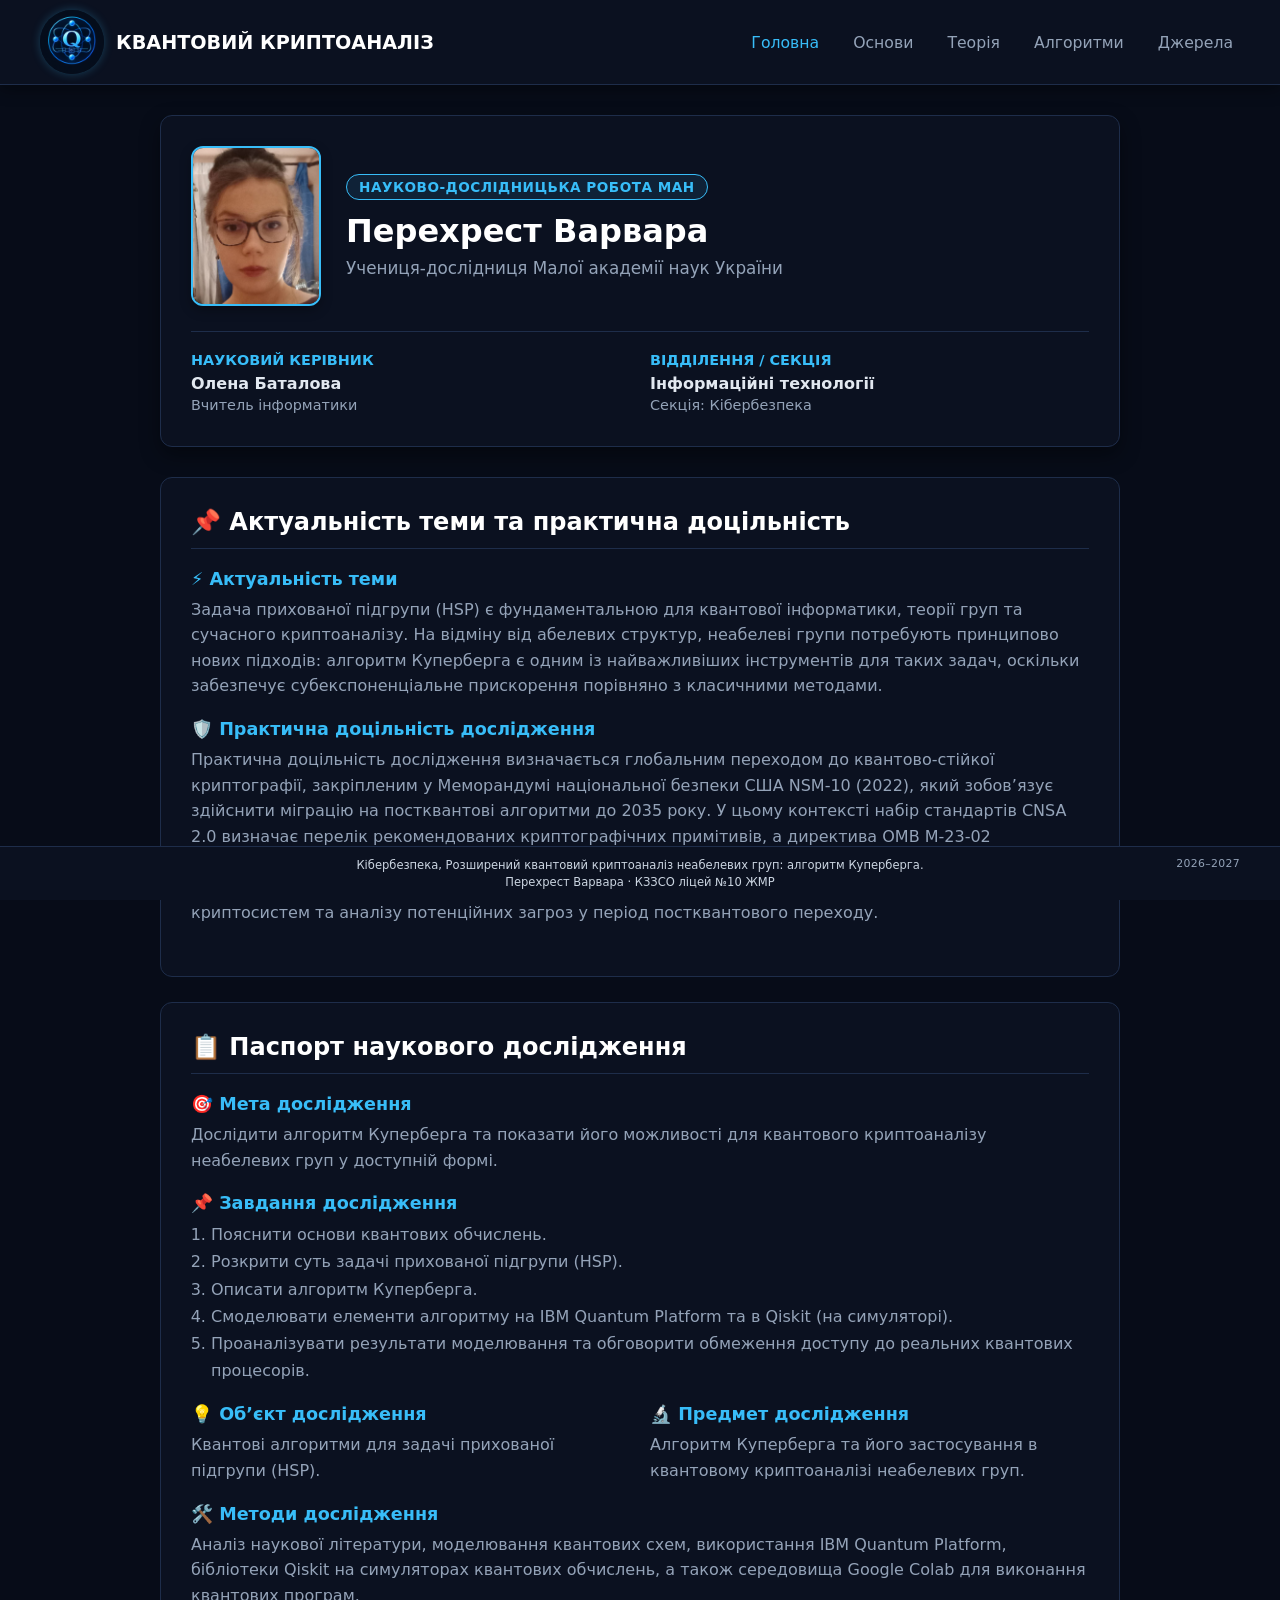
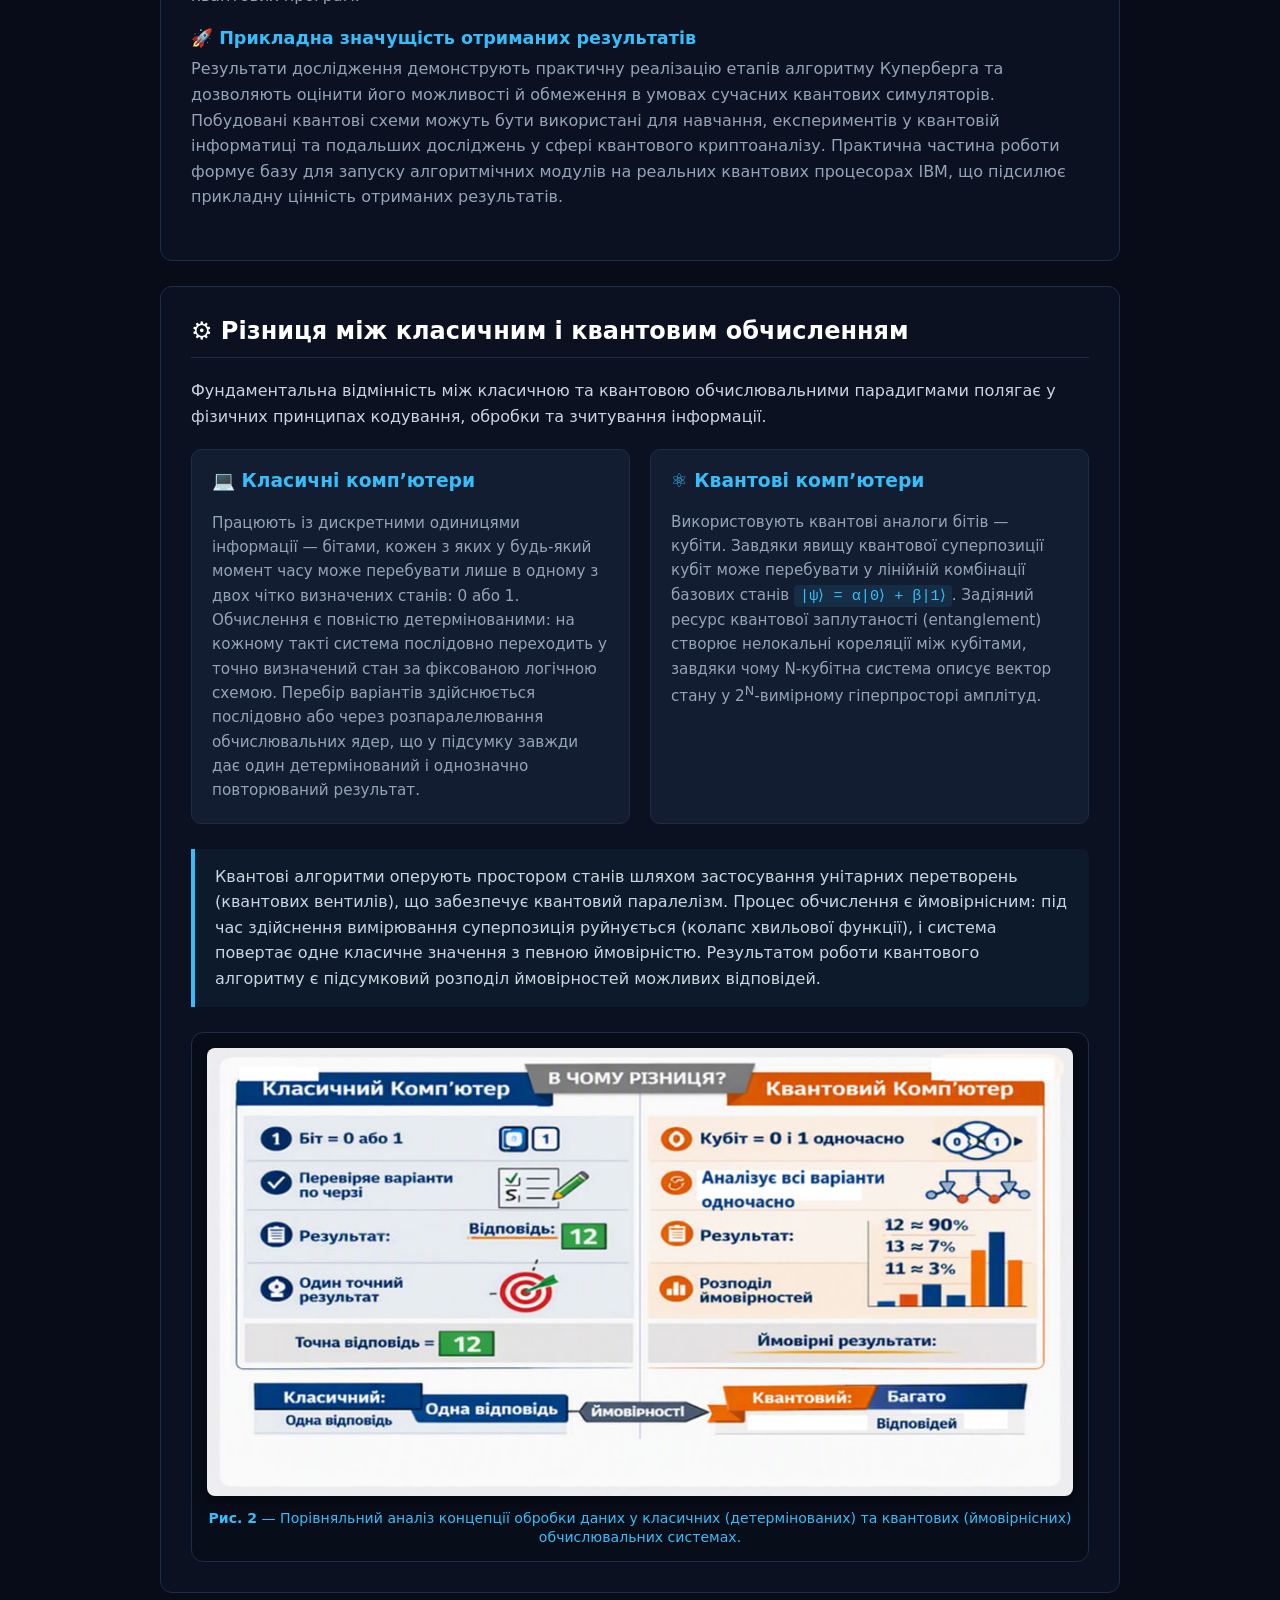
<file: index.html>
<!DOCTYPE html>

<html lang="uk">
<head>
<meta charset="utf-8"/>
<meta content="width=device-width, initial-scale=1.0" name="viewport"/>
<title>Головна — Квантовий Криптоаналіз</title>
<link href="CSS/main.css" rel="stylesheet"/>
</head>
<body>
<!-- Навігаційне меню -->
<header class="navbar">
<a class="logo" href="index.html">
<img class="logo-icon" src="images/site-emblem.png" alt="Емблема квантового криптоаналізу">
<span>КВАНТОВИЙ КРИПТОАНАЛІЗ</span>
</a>
<nav>
<ul class="nav-menu">
<li><a class="active" href="index.html">Головна</a></li>
<li><a href="foundations.html">Основи</a></li>
<li><a href="theory.html">Теорія</a></li>
<li><a href="ide.html">Алгоритми</a></li>
<li><a href="sources.html">Джерела</a></li>
</ul>
</nav>
</header>
<main class="main-container">
<!-- Картка учениці та керівника -->
<section class="hero-card">
<div class="profile-header">
<!-- Рамка для фотографії учениці -->
<div class="photo-frame">
<img alt="Фото учениці" onerror="this.parentNode.classList.add('no-image');" src="images/photo.jpg"/>
</div>
<div class="profile-details">
<span class="badge-man">НАУКОВО-ДОСЛІДНИЦЬКА РОБОТА МАН</span>
<h1 class="student-name">Перехрест Варвара</h1>
<div class="student-title">Учениця-дослідниця Малої академії наук України</div>
</div>
</div>
<div class="info-grid">
<div class="info-item">
<h4>Науковий керівник</h4>
<p><strong>Олена Баталова</strong></p>
<p class="role-desc">Вчитель інформатики</p>
</div>
<div class="info-item">
<h4>Відділення / Секція</h4>
<p><strong>Інформаційні технології</strong></p>
<p class="role-desc">Секція: Кібербезпека</p>
</div>
</div>
</section>
<!-- Актуальність та практична доцільність -->
<section class="passport-section">
<h2 class="section-title">📌 Актуальність теми та практична доцільність</h2>
<div class="passport-item">
<h3>⚡ Актуальність теми</h3>
<p>
                    Задача прихованої підгрупи (HSP) є фундаментальною для квантової інформатики, теорії груп та сучасного криптоаналізу. 
                    На відміну від абелевих структур, неабелеві групи потребують принципово нових підходів: алгоритм Куперберга є одним із 
                    найважливіших інструментів для таких задач, оскільки забезпечує субекспоненціальне прискорення порівняно з класичними методами.
                </p>
</div>
<div class="passport-item">
<h3>🛡️ Практична доцільність дослідження</h3>
<p>
                    Практична доцільність дослідження визначається глобальним переходом до квантово-стійкої криптографії, закріпленим у Меморандумі національної безпеки США NSM-10 (2022), який зобов’язує здійснити міграцію на постквантові алгоритми до 2035 року. 
                    У цьому контексті набір стандартів CNSA 2.0 визначає перелік рекомендованих криптографічних примітивів, а директива OMB M-23-02 регламентує порядок інвентаризації та переведення цивільних криптосистем на нові стандарти. 
                    Таким чином, аналіз алгоритму Куперберга має безпосереднє значення для оцінки стійкості сучасних криптосистем та аналізу потенційних загроз у період постквантового переходу.
                </p>
</div>
</section>
<!-- Паспорт наукового дослідження -->
<section class="passport-section inline-style-0">
<h2 class="section-title">📋 Паспорт наукового дослідження</h2>
<div class="passport-item">
<h3>🎯 Мета дослідження</h3>
<p>
                    Дослідити алгоритм Куперберга та показати його можливості для квантового криптоаналізу неабелевих груп у доступній формі.
                </p>
</div>
<div class="passport-item">
<h3>📌 Завдання дослідження</h3>
<ol class="inline-style-1">
<li>Пояснити основи квантових обчислень.</li>
<li>Розкрити суть задачі прихованої підгрупи (HSP).</li>
<li>Описати алгоритм Куперберга.</li>
<li>Смоделювати елементи алгоритму на IBM Quantum Platform та в Qiskit (на симуляторі).</li>
<li>Проаналізувати результати моделювання та обговорити обмеження доступу до реальних квантових процесорів.</li>
</ol>
</div>
<div class="inline-style-2">
<div class="passport-item">
<h3>💡 Об’єкт дослідження</h3>
<p>Квантові алгоритми для задачі прихованої підгрупи (HSP).</p>
</div>
<div class="passport-item">
<h3>🔬 Предмет дослідження</h3>
<p>Алгоритм Куперберга та його застосування в квантовому криптоаналізі неабелевих груп.</p>
</div>
</div>
<div class="passport-item">
<h3>🛠️ Методи дослідження</h3>
<p>
                    Аналіз наукової літератури, моделювання квантових схем, використання IBM Quantum Platform, бібліотеки Qiskit на симуляторах квантових обчислень, а також середовища Google Colab для виконання квантових програм.
                </p>
</div>
<div class="passport-item">
<h3>🚀 Прикладна значущість отриманих результатів</h3>
<p>
                    Результати дослідження демонструють практичну реалізацію етапів алгоритму Куперберга та дозволяють оцінити його можливості й обмеження в умовах сучасних квантових симуляторів. 
                    Побудовані квантові схеми можуть бути використані для навчання, експериментів у квантовій інформатиці та подальших досліджень у сфері квантового криптоаналізу. 
                    Практична частина роботи формує базу для запуску алгоритмічних модулів на реальних квантових процесорах IBM, що підсилює прикладну цінність отриманих результатів.
                </p>
</div>
</section>
<!-- Порівняльний аналіз парадигм -->
<!-- Порівняльний аналіз парадигм -->
<section class="passport-section inline-style-3">
<h2 class="section-title">⚙️ Різниця між класичним і квантовим обчисленням</h2>
<p class="inline-style-4">
                Фундаментальна відмінність між класичною та квантовою обчислювальними парадигмами полягає у фізичних принципах кодування, обробки та зчитування інформації.
            </p>
<div class="inline-style-5">
<!-- Класичні обчислення -->
<div class="inline-style-6">
<h3 class="inline-style-7">💻 Класичні комп’ютери</h3>
<p class="inline-style-8">
                        Працюють із дискретними одиницями інформації — бітами, кожен з яких у будь-який момент часу може перебувати лише в одному з двох чітко визначених станів: 0 або 1. 
                        Обчислення є повністю детермінованими: на кожному такті система послідовно переходить у точно визначений стан за фіксованою логічною схемою. 
                        Перебір варіантів здійснюється послідовно або через розпаралелювання обчислювальних ядер, що у підсумку завжди дає один детермінований і однозначно повторюваний результат.
                    </p>
</div>
<!-- Квантові обчислення -->
<div class="inline-style-9">
<h3 class="inline-style-10">⚛️ Квантові комп’ютери</h3>
<p class="inline-style-11">
                        Використовують квантові аналоги бітів — кубіти. Завдяки явищу квантової суперпозиції кубіт може перебувати у лінійній комбінації базових станів 
                        <code class="inline-style-12">|ψ⟩ = α|0⟩ + β|1⟩</code>. 
                        Задіяний ресурс квантової заплутаності (entanglement) створює нелокальні кореляції між кубітами, завдяки чому N-кубітна система описує вектор стану у 2<sup>N</sup>-вимірному гіперпросторі амплітуд.
                    </p>
</div>
</div>
<div class="inline-style-13">
<p class="inline-style-14">
                    Квантові алгоритми оперують простором станів шляхом застосування унітарних перетворень (квантових вентилів), що забезпечує квантовий паралелізм. Процес обчислення є ймовірнісним: під час здійснення вимірювання суперпозиція руйнується (колапс хвильової функції), і система повертає одне класичне значення з певною ймовірністю. 
                    Результатом роботи квантового алгоритму є підсумковий розподіл ймовірностей можливих відповідей.
                </p>
</div>
<!-- Зображення з назвою файлу за підписом -->
<div class="inline-style-15">
<img alt="Рис. 2 — Порівняльний аналіз концепції обробки даних у класичних та квантових системах" class="inline-style-16" src="images/ris2.jpg"/>
<span class="inline-style-17">
<strong>Рис. 2</strong> — Порівняльний аналіз концепції обробки даних у класичних (детермінованих) та квантових (ймовірнісних) обчислювальних системах.
    </span>
</div>
</section>
</main>
<footer id="site-footer" class="site-footer" aria-label="Інформація про проєкт"></footer>
<script src="JS/main.js"></script>
</body>
</html>
</file>
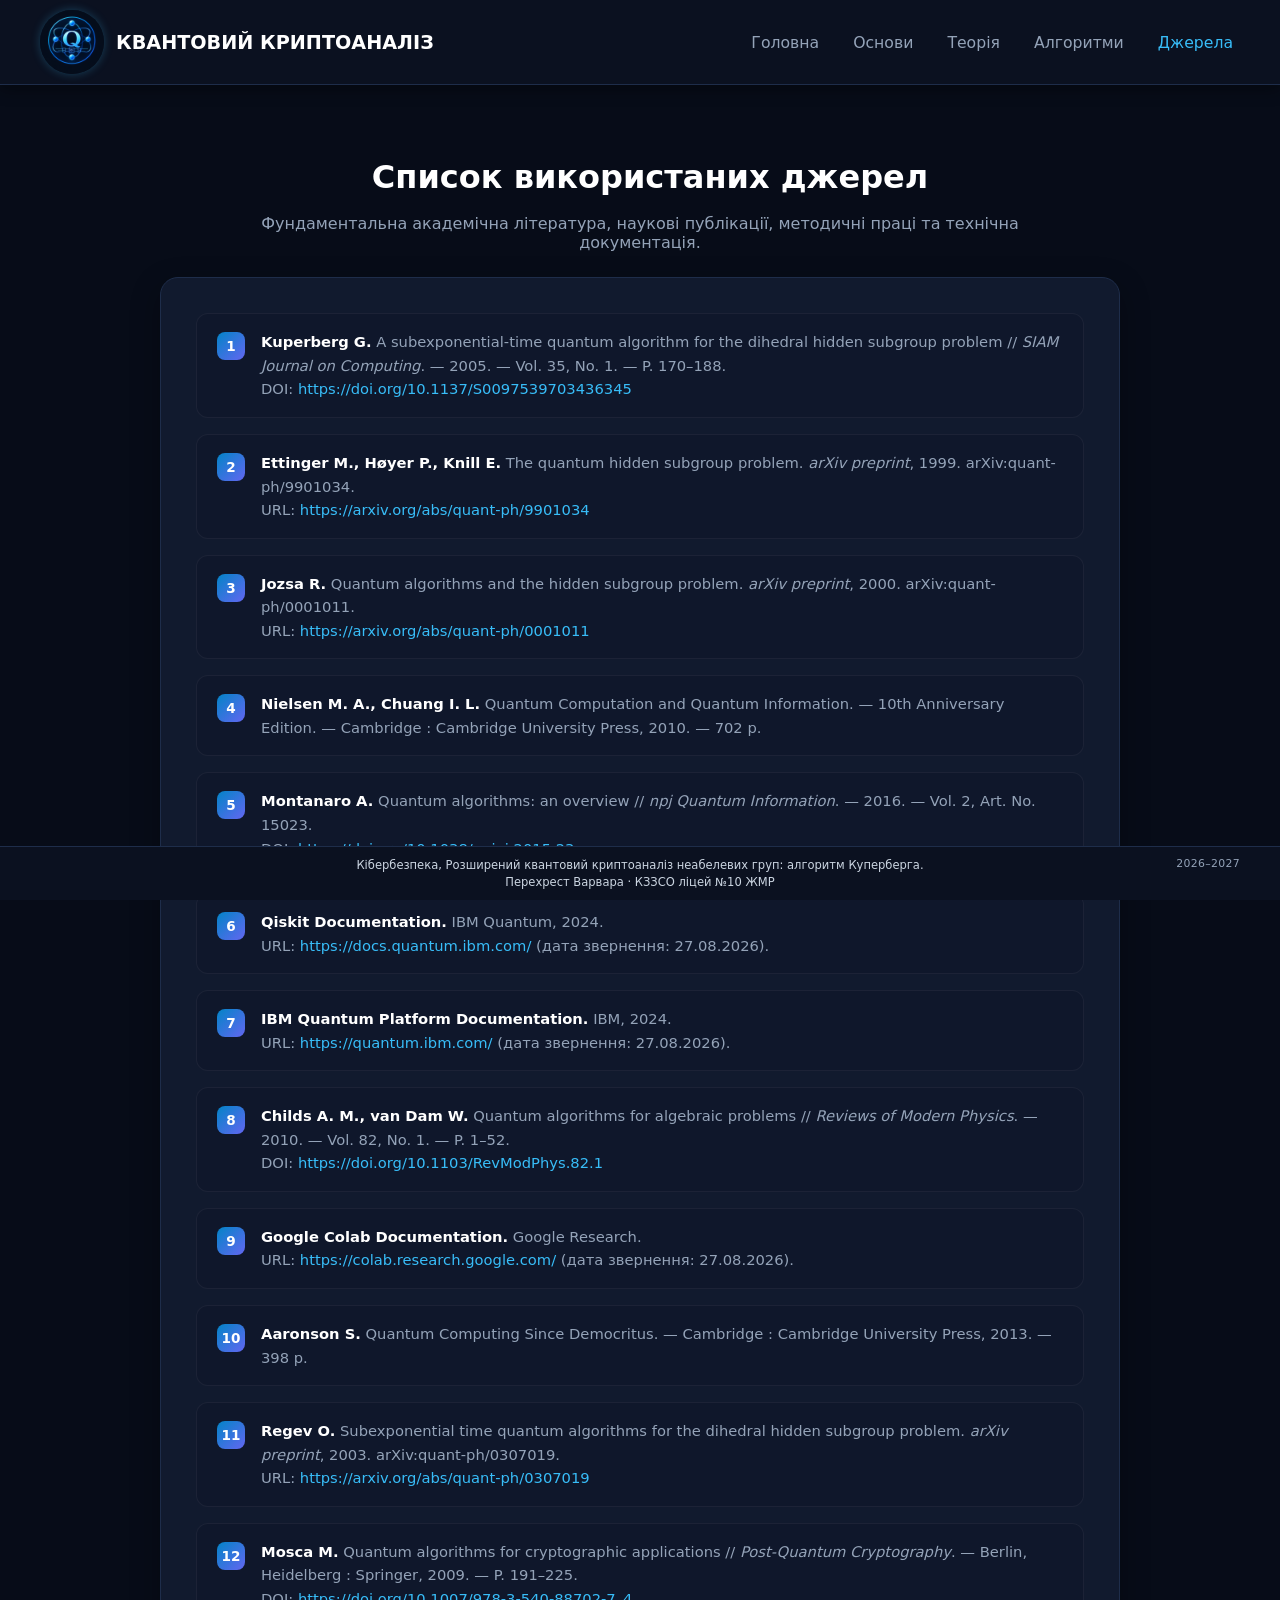
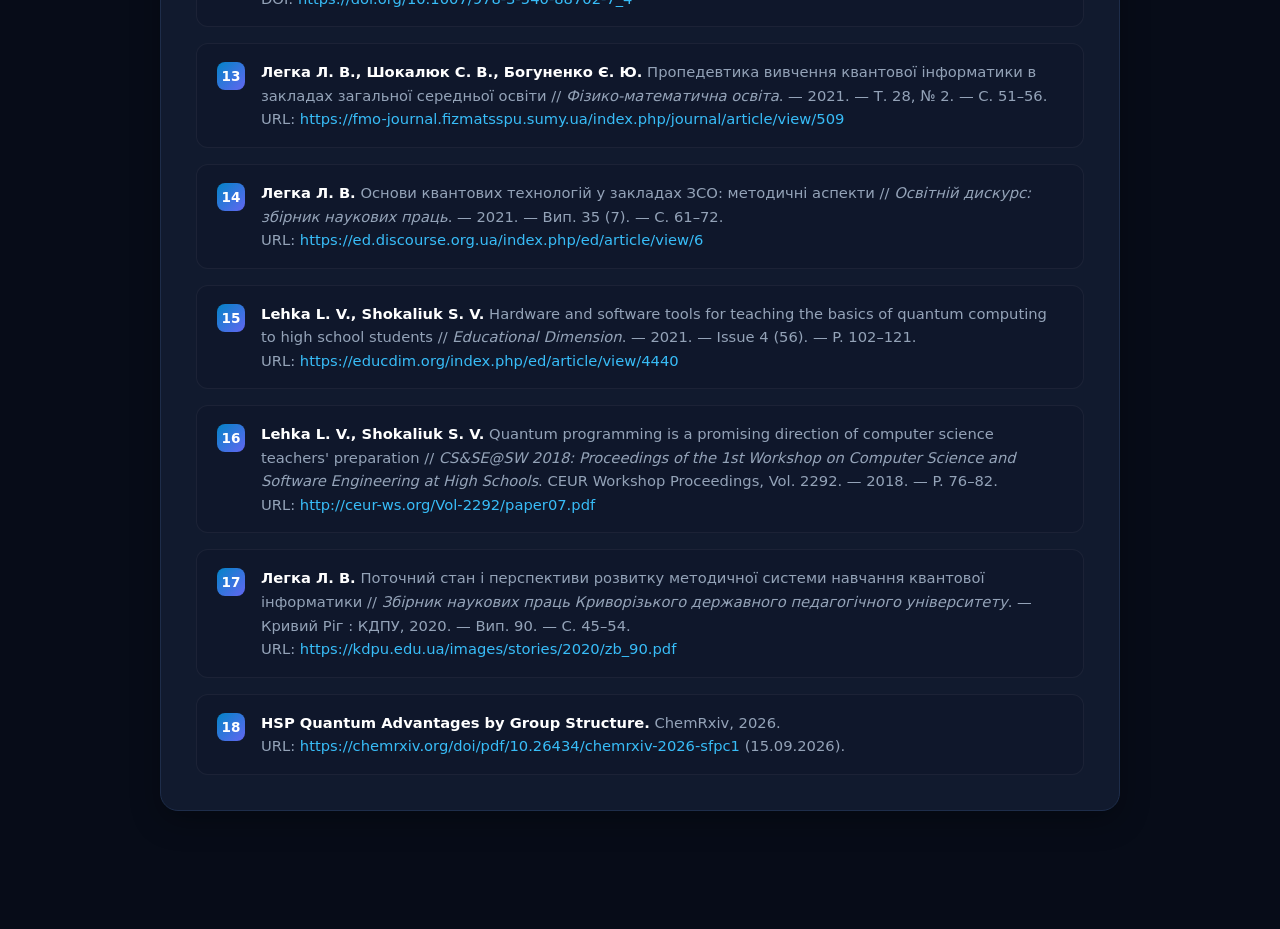
<file: sources.html>
<!DOCTYPE html>

<html lang="uk">
<head>
<meta charset="utf-8"/>
<meta content="width=device-width, initial-scale=1.0" name="viewport"/>
<title>Джерела — Квантовий Криптоаналіз</title>
<link href="CSS/main.css" rel="stylesheet"/>
<link href="CSS/sources.css" rel="stylesheet"/>
</head>
<body>
<!-- Шапка з випадаючим меню -->
<header class="navbar">
<a class="logo" href="index.html">
<img class="logo-icon" src="images/site-emblem.png" alt="Емблема квантового криптоаналізу">
<span>КВАНТОВИЙ КРИПТОАНАЛІЗ</span>
</a>
<nav>
<ul class="nav-menu">
<li><a href="index.html">Головна</a></li>
<li><a href="foundations.html">Основи</a></li>
<li><a href="theory.html">Теорія</a></li>
<li><a href="ide.html">Алгоритми</a></li>
<li><a class="active" href="sources.html">Джерела</a></li>
</ul>
</nav>
</header>
<main class="main-container">
<div class="inline-style-0">
<h1 class="inline-style-1">
                Cписок використаних джерел
            </h1>
<p class="inline-style-2">
                Фундаментальна академічна література, наукові публікації, методичні праці та технічна документація.
            </p>
</div>
<div class="sources-container">
<ol class="sources-list">
<li class="source-item">
<div class="source-num">1</div>
<div class="source-text">
<strong>Kuperberg G.</strong> A subexponential-time quantum algorithm for the dihedral hidden subgroup problem // <em>SIAM Journal on Computing</em>. — 2005. — Vol. 35, No. 1. — P. 170–188. <br/>
                        DOI: <a class="source-link" href="https://doi.org/10.1137/S0097539703436345" target="_blank">https://doi.org/10.1137/S0097539703436345</a>
</div>
</li>
<li class="source-item">
<div class="source-num">2</div>
<div class="source-text">
<strong>Ettinger M., Høyer P., Knill E.</strong> The quantum hidden subgroup problem. <em>arXiv preprint</em>, 1999. arXiv:quant-ph/9901034. <br/>
                        URL: <a class="source-link" href="https://arxiv.org/abs/quant-ph/9901034" target="_blank">https://arxiv.org/abs/quant-ph/9901034</a>
</div>
</li>
<li class="source-item">
<div class="source-num">3</div>
<div class="source-text">
<strong>Jozsa R.</strong> Quantum algorithms and the hidden subgroup problem. <em>arXiv preprint</em>, 2000. arXiv:quant-ph/0001011. <br/>
                        URL: <a class="source-link" href="https://arxiv.org/abs/quant-ph/0001011" target="_blank">https://arxiv.org/abs/quant-ph/0001011</a>
</div>
</li>
<li class="source-item">
<div class="source-num">4</div>
<div class="source-text">
<strong>Nielsen M. A., Chuang I. L.</strong> Quantum Computation and Quantum Information. — 10th Anniversary Edition. — Cambridge : Cambridge University Press, 2010. — 702 p.
                    </div>
</li>
<li class="source-item">
<div class="source-num">5</div>
<div class="source-text">
<strong>Montanaro A.</strong> Quantum algorithms: an overview // <em>npj Quantum Information</em>. — 2016. — Vol. 2, Art. No. 15023. <br/>
                        DOI: <a class="source-link" href="https://doi.org/10.1038/npjqi.2015.23" target="_blank">https://doi.org/10.1038/npjqi.2015.23</a>
</div>
</li>
<li class="source-item">
<div class="source-num">6</div>
<div class="source-text">
<strong>Qiskit Documentation.</strong> IBM Quantum, 2024. <br/>
                        URL: <a class="source-link" href="https://docs.quantum.ibm.com/" target="_blank">https://docs.quantum.ibm.com/</a> (дата звернення: 27.08.2026).
                    </div>
</li>
<li class="source-item">
<div class="source-num">7</div>
<div class="source-text">
<strong>IBM Quantum Platform Documentation.</strong> IBM, 2024. <br/>
                        URL: <a class="source-link" href="https://quantum.ibm.com/" target="_blank">https://quantum.ibm.com/</a> (дата звернення: 27.08.2026).
                    </div>
</li>
<li class="source-item">
<div class="source-num">8</div>
<div class="source-text">
<strong>Childs A. M., van Dam W.</strong> Quantum algorithms for algebraic problems // <em>Reviews of Modern Physics</em>. — 2010. — Vol. 82, No. 1. — P. 1–52. <br/>
                        DOI: <a class="source-link" href="https://doi.org/10.1103/RevModPhys.82.1" target="_blank">https://doi.org/10.1103/RevModPhys.82.1</a>
</div>
</li>
<li class="source-item">
<div class="source-num">9</div>
<div class="source-text">
<strong>Google Colab Documentation.</strong> Google Research. <br/>
                        URL: <a class="source-link" href="https://colab.research.google.com/" target="_blank">https://colab.research.google.com/</a> (дата звернення: 27.08.2026).
                    </div>
</li>
<li class="source-item">
<div class="source-num">10</div>
<div class="source-text">
<strong>Aaronson S.</strong> Quantum Computing Since Democritus. — Cambridge : Cambridge University Press, 2013. — 398 p.
                    </div>
</li>
<li class="source-item">
<div class="source-num">11</div>
<div class="source-text">
<strong>Regev O.</strong> Subexponential time quantum algorithms for the dihedral hidden subgroup problem. <em>arXiv preprint</em>, 2003. arXiv:quant-ph/0307019. <br/>
                        URL: <a class="source-link" href="https://arxiv.org/abs/quant-ph/0307019" target="_blank">https://arxiv.org/abs/quant-ph/0307019</a>
</div>
</li>
<li class="source-item">
<div class="source-num">12</div>
<div class="source-text">
<strong>Mosca M.</strong> Quantum algorithms for cryptographic applications // <em>Post-Quantum Cryptography</em>. — Berlin, Heidelberg : Springer, 2009. — P. 191–225. <br/>
                        DOI: <a class="source-link" href="https://doi.org/10.1007/978-3-540-88702-7_4" target="_blank">https://doi.org/10.1007/978-3-540-88702-7_4</a>
</div>
</li>
<li class="source-item">
<div class="source-num">13</div>
<div class="source-text">
<strong>Легка Л. В., Шокалюк С. В., Богуненко Є. Ю.</strong> Пропедевтика вивчення квантової інформатики в закладах загальної середньої освіти // <em>Фізико-математична освіта</em>. — 2021. — Т. 28, № 2. — С. 51–56. <br/>
                        URL: <a class="source-link" href="https://fmo-journal.fizmatsspu.sumy.ua/index.php/journal/article/view/509" target="_blank">https://fmo-journal.fizmatsspu.sumy.ua/index.php/journal/article/view/509</a>
</div>
</li>
<li class="source-item">
<div class="source-num">14</div>
<div class="source-text">
<strong>Легка Л. В.</strong> Основи квантових технологій у закладах ЗСО: методичні аспекти // <em>Освітній дискурс: збірник наукових праць</em>. — 2021. — Вип. 35 (7). — С. 61–72. <br/>
                        URL: <a class="source-link" href="https://ed.discourse.org.ua/index.php/ed/article/view/6" target="_blank">https://ed.discourse.org.ua/index.php/ed/article/view/6</a>
</div>
</li>
<li class="source-item">
<div class="source-num">15</div>
<div class="source-text">
<strong>Lehka L. V., Shokaliuk S. V.</strong> Hardware and software tools for teaching the basics of quantum computing to high school students // <em>Educational Dimension</em>. — 2021. — Issue 4 (56). — P. 102–121. <br/>
                        URL: <a class="source-link" href="https://educdim.org/index.php/ed/article/view/4440" target="_blank">https://educdim.org/index.php/ed/article/view/4440</a>
</div>
</li>
<li class="source-item">
<div class="source-num">16</div>
<div class="source-text">
<strong>Lehka L. V., Shokaliuk S. V.</strong> Quantum programming is a promising direction of computer science teachers' preparation // <em>CS&amp;SE@SW 2018: Proceedings of the 1st Workshop on Computer Science and Software Engineering at High Schools</em>. CEUR Workshop Proceedings, Vol. 2292. — 2018. — P. 76–82. <br/>
                        URL: <a class="source-link" href="http://ceur-ws.org/Vol-2292/paper07.pdf" target="_blank">http://ceur-ws.org/Vol-2292/paper07.pdf</a>
</div>
</li>
<li class="source-item">
<div class="source-num">17</div>
<div class="source-text">
<strong>Легка Л. В.</strong> Поточний стан і перспективи розвитку методичної системи навчання квантової інформатики // <em>Збірник наукових праць Криворізького державного педагогічного університету</em>. — Кривий Ріг : КДПУ, 2020. — Вип. 90. — С. 45–54. <br/>
                        URL: <a class="source-link" href="https://kdpu.edu.ua/images/stories/2020/zb_90.pdf" target="_blank">https://kdpu.edu.ua/images/stories/2020/zb_90.pdf</a>
</div>
</li>
<li class="source-item">
<div class="source-num">18</div>
<div class="source-text">
<strong>HSP Quantum Advantages by Group Structure.</strong> ChemRxiv, 2026. <br/>
                        URL: <a class="source-link" href="https://chemrxiv.org/doi/pdf/10.26434/chemrxiv-2026-sfpc1" target="_blank">https://chemrxiv.org/doi/pdf/10.26434/chemrxiv-2026-sfpc1</a> (15.09.2026).
                    </div>
</li>
</ol>
</div>
</main>
<footer id="site-footer" class="site-footer" aria-label="Інформація про проєкт"></footer>
<script src="JS/main.js"></script>
</body>
</html>
</file>
<file: CSS/main.css>
/* --- БАЗОВЫЕ НАСТРОЙКИ СТРАНИЦЫ --- */
* {
    box-sizing: border-box;
}

body {
    background-color: #070c18 !important;
    color: #f8fafc !important;
    font-family: system-ui, -apple-system, sans-serif;
    margin: 0;
    padding: 0;
}

/* --- НАВИГАЦИОННАЯ ШАПКА --- */
/* --- ЛИПКA/ЗАФІКСОВАНА ШАПКА --- */
.navbar {
    position: fixed !important;  /* Фіксує шапку на екрані при скролі */
    top: 0;
    left: 0;
    width: 100%;
    
    display: flex;
    justify-content: space-between;
    align-items: center;
    padding: 10px 40px;
    background-color: #0b1120 !important;
    border-bottom: 1px solid #1e2d4a;
    z-index: 9999;               /* Меню завжди поверх іншого вмісту */
    box-shadow: 0 4px 15px rgba(0, 0, 0, 0.4);
}

.logo {
    display: flex;
    align-items: center;
    gap: 12px;
    text-decoration: none;
    color: #ffffff !important;
    font-weight: bold;
    font-size: 1.2rem;
}

.logo-icon {
    width: 64px;
    height: 64px;
    object-fit: cover;
    border-radius: 50%;
    display: block;
    flex: 0 0 64px;
    box-shadow: 0 0 10px rgba(56, 189, 248, 0.28);
}

.nav-menu {
    display: flex !important;
    flex-direction: row !important;
    align-items: center;
    gap: 20px;
    list-style: none !important;
    margin: 0 !important;
    padding: 0 !important;
}

.nav-menu li {
    list-style: none !important;
    margin: 0 !important;
    padding: 0 !important;
    position: relative;
}

.nav-menu a, 
.nav-menu a:visited {
    color: #94a3b8 !important;
    text-decoration: none !important;
    font-size: 0.98rem;
    font-weight: 400;
    white-space: nowrap;
    padding: 5px 7px;
    display: inline-block;
}

.nav-menu a:hover,
.nav-menu a.active {
    color: #38bdf8 !important;
}

/* --- ВЫПАДАЮЩЕЕ МЕНЮ (DROPDOWN) --- */
.dropdown-menu {
    display: none;
    position: absolute !important;
    top: 100%;
    left: 0;
    background-color: #0b1120;
    border: 1px solid #1e2d4a;
    border-radius: 8px;
    padding: 10px 0 !important;
    min-width: 280px;
    box-shadow: 0 10px 25px rgba(0,0,0,0.5);
    z-index: 10000;
}

.dropdown:hover .dropdown-menu {
    display: block !important;
}

.dropdown-menu li {
    display: block !important;
}

.dropdown-menu a {
    display: block !important;
    padding: 8px 16px !important;
    font-size: 0.88rem !important;
}

/* --- ГЛАВНЫЙ КОНТЕЙНЕР --- */
/* --- ВІДСТУП ДЛЯ КОНТЕЙНЕРА (щоб контент не перекривався шапкою) --- */
.main-container {
    max-width: 1000px;
    margin: 0 auto 40px auto;
    padding: 115px 20px 0 20px; /* 100px зверху компенсують висоту зафіксованої шапки */
}

/* --- КАРТОЧКА АВТОРА И РАМКА ФОТО --- */
.hero-card {
    background: #0b1120;
    border: 1px solid #1e2d4a;
    border-radius: 12px;
    padding: 30px;
    margin-bottom: 30px;
    box-shadow: 0 8px 20px rgba(0, 0, 0, 0.4);
}

.profile-header {
    display: flex;
    align-items: center;
    gap: 25px;
}

.photo-frame {
    width: 130px;
    height: 160px;
    border: 2px solid #38bdf8;
    border-radius: 12px;
    overflow: hidden;
    flex-shrink: 0;
    background: #131d31;
    position: relative;
    box-shadow: 0 4px 12px rgba(0,0,0,0.3);
}

.photo-frame img {
    width: 100%;
    height: 100%;
    object-fit: cover;
    display: block;
}

/* Заглушка, если фото отсутствует */
.photo-frame.no-image::before {
    content: 'ФОТО';
    display: flex;
    align-items: center;
    justify-content: center;
    width: 100%;
    height: 100%;
    color: #38bdf8;
    font-size: 0.85rem;
    font-weight: bold;
    letter-spacing: 1px;
    border: 2px dashed #38bdf8;
    box-sizing: border-box;
}

.badge-man {
    display: inline-block;
    background: rgba(56, 189, 248, 0.1);
    color: #38bdf8;
    border: 1px solid #38bdf8;
    padding: 4px 12px;
    border-radius: 20px;
    font-size: 0.85rem;
    font-weight: 600;
    margin-bottom: 12px;
    text-transform: uppercase;
    letter-spacing: 0.5px;
}

.student-name {
    font-size: 2rem;
    color: #ffffff;
    margin: 0 0 8px 0;
    font-weight: 700;
}

.student-title {
    color: #94a3b8;
    font-size: 1.05rem;
}

.info-grid {
    display: grid;
    grid-template-columns: repeat(auto-fit, minmax(280px, 1fr));
    gap: 20px;
    border-top: 1px solid #1e2d4a;
    margin-top: 25px;
    padding-top: 20px;
}

.info-item h4 {
    margin: 0 0 5px 0;
    color: #38bdf8;
    font-size: 0.9rem;
    text-transform: uppercase;
}

.info-item p {
    margin: 0;
    color: #e2e8f0;
    font-size: 1rem;
    line-height: 1.4;
}

.role-desc {
    color: #94a3b8 !important;
    font-size: 0.9rem !important;
}

/* --- ПАСПОРТ ИССЛЕДОВАНИЯ --- */
.passport-section {
    background: #0b1120;
    border: 1px solid #1e2d4a;
    border-radius: 12px;
    padding: 30px;
}

.section-title {
    color: #ffffff;
    font-size: 1.5rem;
    margin-top: 0;
    margin-bottom: 20px;
    display: flex;
    align-items: center;
    gap: 10px;
    border-bottom: 1px solid #1e2d4a;
    padding-bottom: 12px;
}

.passport-item {
    margin-bottom: 20px;
}

.passport-item h3 {
    color: #38bdf8;
    font-size: 1.1rem;
    margin: 0 0 8px 0;
    display: flex;
    align-items: center;
    gap: 8px;
}

.passport-item p {
    color: #94a3b8;
    line-height: 1.6;
    margin: 0;
}

/* Inline styles moved from HTML for project structure compliance */
.inline-style-0 { margin-top: 25px; }
.inline-style-1 { color: #94a3b8; line-height: 1.7; margin: 0; padding-left: 20px; }
.inline-style-2 { display: grid; grid-template-columns: repeat(auto-fit, minmax(300px, 1fr)); gap: 20px; margin-top: 20px; }
.inline-style-3 { margin-top: 25px; }
.inline-style-4 { color: #cbd5e1; line-height: 1.6; margin-bottom: 20px; }
.inline-style-5 { display: grid; grid-template-columns: repeat(auto-fit, minmax(320px, 1fr)); gap: 20px; margin-bottom: 25px; }
.inline-style-6 { background: #131d31; border: 1px solid #1e2d4a; border-radius: 10px; padding: 20px; }
.inline-style-7 { color: #38bdf8; margin-top: 0; }
.inline-style-8 { color: #94a3b8; font-size: 0.95rem; line-height: 1.6; margin: 0; }
.inline-style-9 { background: #131d31; border: 1px solid #1e2d4a; border-radius: 10px; padding: 20px; }
.inline-style-10 { color: #38bdf8; margin-top: 0; }
.inline-style-11 { color: #94a3b8; font-size: 0.95rem; line-height: 1.6; margin: 0; }
.inline-style-12 { color: #38bdf8; background: rgba(56,189,248,0.1); padding: 2px 6px; border-radius: 4px; }
.inline-style-13 { background: rgba(56, 189, 248, 0.05); border-left: 4px solid #38bdf8; 
            padding: 15px 20px; border-radius: 0 8px 8px 0; margin-bottom: 25px; }
.inline-style-14 { color: #cbd5e1; margin: 0; line-height: 1.6; }
.inline-style-15 { text-align: center; border: 1px solid #1e2d4a; border-radius: 12px; padding: 15px; background: #080d1a; }
.inline-style-16 { max-width: 100%; height: auto; border-radius: 8px; display: block; margin: 0 auto 12px auto; box-shadow: 0 4px 15px rgba(0,0,0,0.5); }
.inline-style-17 { font-size: 0.88rem; color: #38bdf8; }

/* Надійне керування випадаючим меню на GitHub Pages та мобільних екранах */
.dropdown-toggle {
    appearance: none;
    -webkit-appearance: none;
    border: 0;
    background: transparent;
    font: inherit;
    cursor: pointer;
    color: #94a3b8;
    text-decoration: none;
    font-size: 0.98rem;
    font-weight: 400;
    white-space: nowrap;
    padding: 5px 7px;
    display: inline-block;
}

.dropdown-toggle:hover,
.dropdown-toggle:focus-visible,
.dropdown.open > .dropdown-toggle {
    color: #38bdf8;
    outline: none;
}

.dropdown:hover > .dropdown-menu,
.dropdown:focus-within > .dropdown-menu,
.dropdown.open > .dropdown-menu {
    display: block !important;
}

@media (max-width: 900px) {
    .navbar {
        align-items: flex-start;
        flex-wrap: wrap;
        gap: 8px;
        padding: 12px 18px;
    }

    .navbar nav {
        width: 100%;
    }

    .nav-menu {
        flex-wrap: wrap;
        gap: 4px !important;
    }

    .dropdown-menu {
        left: 0;
        max-width: min(92vw, 360px);
    }
}


/* --- ПОСТІЙНИЙ ФУТЕР --- */
.site-footer {
    position: fixed;
    left: 0;
    right: 0;
    bottom: 0;
    z-index: 1000;
    background: #0b1120;
    border-top: 1px solid #1e2d4a;
    color: #cbd5e1;
    padding: 9px 20px 8px;
    box-sizing: border-box;
}
.footer-inner {
    position: relative;
    max-width: 1200px;
    margin: 0 auto;
    text-align: center;
}
.footer-year {
    position: absolute;
    right: 0;
    top: -1px;
    color: #94a3b8;
    font-size: .68rem;
    font-weight: 500;
    letter-spacing: .03em;
}
.footer-line {
    margin: 2px 34px;
    font-size: .72rem;
    line-height: 1.3;
}
body {
    padding-bottom: 78px;
}

@media (max-width: 700px) {
    .site-footer {
        padding: 7px 9px 6px;
    }
    .footer-year {
        right: 2px;
        top: -2px;
        font-size: .58rem;
    }
    .footer-line {
        margin: 2px 20px;
        font-size: .61rem;
        line-height: 1.25;
    }
    body {
        padding-bottom: 72px;
    }
}
</file>
<file: CSS/sources.css>
/* CSS/sources.css */

.sources-container {
    background-color: var(--card-bg, #111a2e);
    border: 1px solid var(--card-border, #1e2d4a);
    border-radius: 18px;
    padding: 35px;
    box-shadow: 0 10px 30px rgba(0, 0, 0, 0.3);
    margin-top: 25px;
}

.sources-list {
    list-style: none;
    padding: 0;
    margin: 0;
    display: flex;
    flex-direction: column;
    gap: 16px;
}

.source-item {
    background-color: rgba(15, 23, 42, 0.6);
    border: 1px solid rgba(255, 255, 255, 0.05);
    border-radius: 12px;
    padding: 16px 20px;
    display: flex;
    gap: 16px;
    align-items: flex-start;
    transition: all 0.2s ease;
}

.source-item:hover {
    border-color: var(--accent-blue, #38bdf8);
    background-color: rgba(15, 23, 42, 0.9);
}

.source-num {
    background: linear-gradient(135deg, #0284c7, #6366f1);
    color: #ffffff;
    font-weight: 700;
    font-size: 0.85rem;
    min-width: 28px;
    height: 28px;
    border-radius: 8px;
    display: flex;
    align-items: center;
    justify-content: center;
    flex-shrink: 0;
    margin-top: 2px;
}

.source-text {
    color: var(--text-secondary, #94a3b8);
    font-size: 0.92rem;
    line-height: 1.6;
}

.source-text strong {
    color: #ffffff;
}

.source-link {
    color: var(--accent-blue, #38bdf8);
    text-decoration: none;
    word-break: break-all;
    transition: color 0.2s ease;
}

.source-link:hover {
    color: var(--accent-purple, #818cf8);
    text-decoration: underline;
}

/* Inline styles moved from HTML for project structure compliance */
.inline-style-0 { text-align: center; margin-bottom: 25px; padding-top: 10px; }
.inline-style-1 { font-size: 2rem; color: #fff; margin-bottom: 10px; }
.inline-style-2 { color: var(--text-secondary, #94a3b8); max-width: 780px; margin: 0 auto; }
</file>
